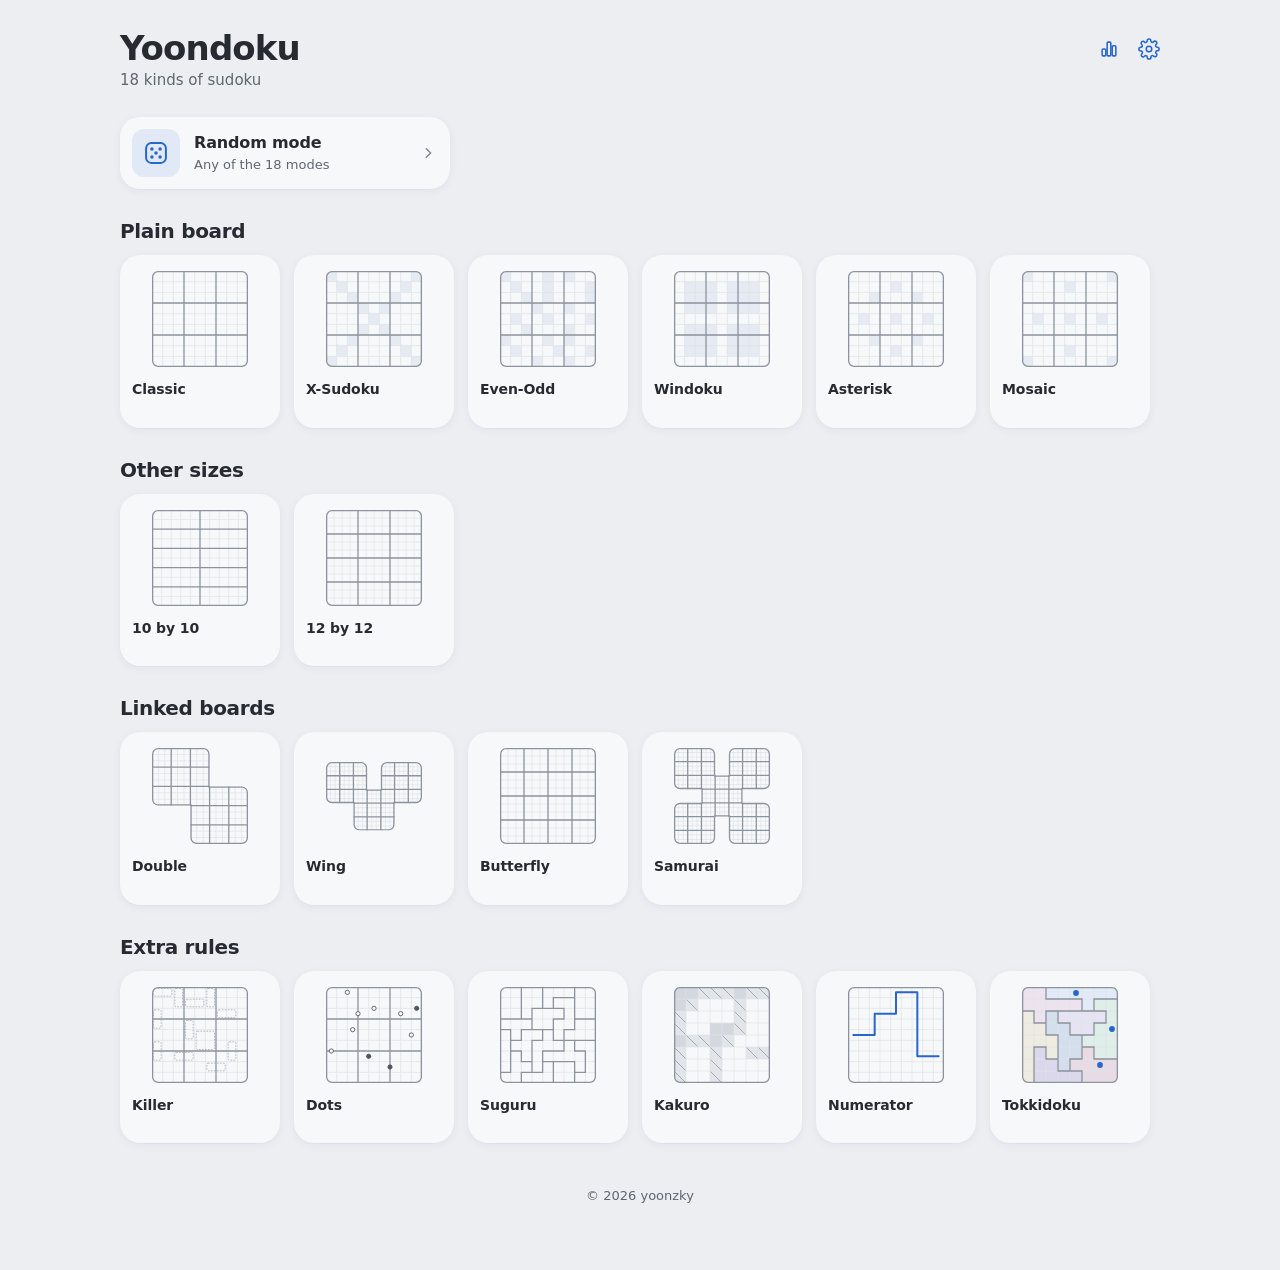
<file: index.html>
<!DOCTYPE html>
<!-- Yoondoku. Copyright (C) 2026 yoonzky. AGPL-3.0, source: https://github.com/yoonzky/yoondoku -->
<html lang="ru">
<head>
<meta charset="UTF-8">
<meta name="viewport" content="width=device-width, initial-scale=1.0, viewport-fit=cover">
<meta name="theme-color" content="#eceef2" id="metaTheme">
<title>Yoondoku</title>
<meta name="author" content="yoonzky">
<meta name="description" content="Yoondoku: sudoku in the browser, eighteen modes, four levels, pencil marks and statistics. No accounts.">
<meta property="og:type" content="website">
<meta property="og:title" content="Yoondoku">
<meta property="og:description" content="Eighteen kinds of sudoku in the browser: four levels, pencil marks and statistics. No accounts.">
<meta property="og:url" content="https://yoonzky.github.io/yoondoku/">
<meta property="og:image" content="https://yoonzky.github.io/yoondoku/icons/icon-512.png">
<meta name="twitter:card" content="summary">
<link rel="manifest" href="manifest.webmanifest">
<link rel="icon" href="icons/icon.svg" type="image/svg+xml">
<link rel="stylesheet" href="css/tokens.css">
<link rel="stylesheet" href="css/base.css">
<link rel="stylesheet" href="css/home.css">
<link rel="stylesheet" href="css/game.css">
</head>
<body>

<main>
<div id="home" class="screen">
  <div class="home">
    <header class="home-head">
      <div class="ttl"><h1 id="homeTitle">Yoondoku</h1><p class="tagline" data-i18n="tagline">18 видов судоку</p></div>
      <div class="tb">
        <button type="button" class="ibtn" id="statsBtn" data-i18n-aria="stats" aria-label="Статистика"><svg class="icon" viewBox="0 0 24 24" aria-hidden="true"><rect x="4.5" y="12" width="4" height="7.5" rx="1.2"/><rect x="10" y="4.5" width="4" height="15" rx="1.2"/><rect x="15.5" y="8.5" width="4" height="11" rx="1.2"/></svg></button>
        <button type="button" class="ibtn" id="setBtn" data-i18n-aria="settings" aria-label="Настройки"><svg class="icon" viewBox="0 0 24 24" aria-hidden="true"><circle cx="12" cy="12" r="3"/><path d="M19.4 15a1.6 1.6 0 0 0 .3 1.8l.1.1a2 2 0 1 1-2.8 2.8l-.1-.1a1.6 1.6 0 0 0-1.8-.3 1.6 1.6 0 0 0-1 1.5V21a2 2 0 1 1-4 0v-.1a1.6 1.6 0 0 0-1-1.5 1.6 1.6 0 0 0-1.8.3l-.1.1a2 2 0 1 1-2.8-2.8l.1-.1a1.6 1.6 0 0 0 .3-1.8 1.6 1.6 0 0 0-1.5-1H3a2 2 0 1 1 0-4h.1a1.6 1.6 0 0 0 1.5-1 1.6 1.6 0 0 0-.3-1.8l-.1-.1a2 2 0 1 1 2.8-2.8l.1.1a1.6 1.6 0 0 0 1.8.3H9a1.6 1.6 0 0 0 1-1.5V3a2 2 0 1 1 4 0v.1a1.6 1.6 0 0 0 1 1.5 1.6 1.6 0 0 0 1.8-.3l.1-.1a2 2 0 1 1 2.8 2.8l-.1.1a1.6 1.6 0 0 0-.3 1.8V9a1.6 1.6 0 0 0 1.5 1H21a2 2 0 1 1 0 4h-.1a1.6 1.6 0 0 0-1.5 1Z"/></svg></button>
      </div>
    </header>
    <section id="contSec" class="hidden">
      <div class="shelf-head"><h2 data-i18n="continue">Продолжить</h2><button type="button" class="link" id="editBtn">Изменить</button></div>
      <div class="shelf" id="contShelf"></div>
    </section>
    <button type="button" class="rnd-card" id="rndBtn"><span class="dice"><svg viewBox="0 0 24 24" aria-hidden="true"><rect x="3.5" y="3.5" width="17" height="17" rx="4.5"/><circle cx="8.5" cy="8.5" r="1.5"/><circle cx="15.5" cy="8.5" r="1.5"/><circle cx="12" cy="12" r="1.5"/><circle cx="8.5" cy="15.5" r="1.5"/><circle cx="15.5" cy="15.5" r="1.5"/></svg></span><span class="info"><b data-i18n="m_random">Случайный режим</b><small id="rndSub"></small></span><svg class="icon chev" viewBox="0 0 24 24" aria-hidden="true"><path d="m9.5 5.5 6.5 6.5-6.5 6.5"/></svg></button>
    <div id="shelves"></div>
    <footer class="site-foot">&copy; 2026 yoonzky</footer>
  </div>
</div>

<div id="game" class="screen game hidden">
  <div class="gbar">
    <button type="button" class="ibtn" id="backBtn" data-i18n-aria="back" aria-label="Режимы"><svg class="icon" viewBox="0 0 24 24" aria-hidden="true"><path d="m15 18-6-6 6-6"/></svg></button>
    <div class="gt"><h1 id="gMode" class="gm">Yoondoku</h1><div class="sub"><small id="gDiff"></small><span class="mist num" id="gMist" role="img"></span></div></div>
    <span class="div"></span>
    <span class="timer num" id="gTime">0:00</span>
    <div class="gr">
      <button type="button" class="ibtn" id="pauseBtn" aria-label="Пауза"></button>
      <button type="button" class="ibtn" id="moreBtn" data-i18n-aria="more" aria-label="Ещё" aria-haspopup="menu"><svg class="icon" viewBox="0 0 24 24" aria-hidden="true"><circle cx="6" cy="12" r="1.1"/><circle cx="12" cy="12" r="1.1"/><circle cx="18" cy="12" r="1.1"/></svg></button>
    </div>
  </div>
  <div class="gstage">
    <div class="bwrap" id="bwrap">
      <div class="board" id="board"></div>
      <div class="cover hidden" id="cover"><div><b data-i18n="pause">Пауза</b><small data-i18n="pauseTap">нажмите, чтобы продолжить</small></div></div>
    </div>
    <aside class="pad hidden" id="pad"></aside>
    <div class="minimap hidden" id="mini" aria-hidden="true"></div>
    <button type="button" class="ibtn zoomfab hidden" id="zoomBtn" data-i18n-aria="zoom" aria-label="Масштаб поля"></button>
  </div>
  <div class="gen hidden" id="gen"><b data-i18n="gen">Раскладываю поле</b><div class="gbarline"><i></i></div><small data-i18n="genCancel"></small></div>
</div>

</main>

<div class="toast" id="toast" role="status" aria-live="polite"></div>

<script src="js/engine/core.js"></script>
<script src="js/engine/grade.js"></script>
<script src="js/engine/modes.js"></script>
<script src="js/engine/numerator.js"></script>
<script src="js/engine/kakuro.js"></script>
<script src="js/engine/tokki.js"></script>
<script src="js/app/i18n.js"></script>
<script src="js/app/store.js"></script>
<script src="js/app/util.js"></script>
<script src="js/app/art.js"></script>
<script src="js/app/sheet.js"></script>
<script src="js/app/board.js"></script>
<script src="js/app/game.js"></script>
<script src="js/app/input.js"></script>
<script src="js/app/home.js"></script>
<script src="js/app/main.js"></script>
</body>
</html>
</file>
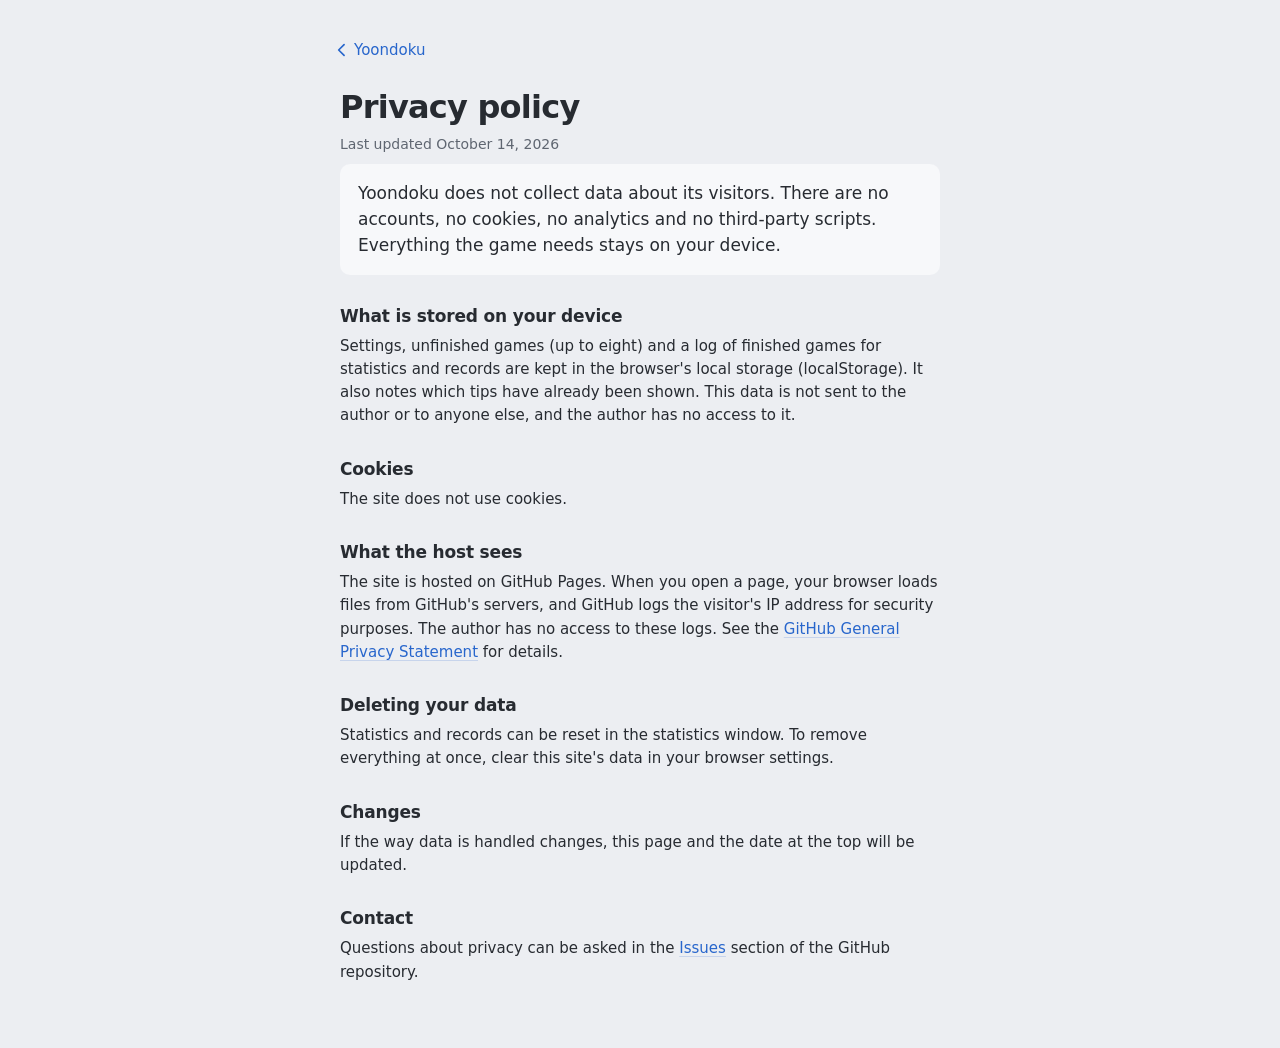
<file: privacy.html>
<!DOCTYPE html>
<!-- Yoondoku. Copyright (C) 2026 yoonzky. AGPL-3.0, source: https://github.com/yoonzky/yoondoku -->
<html lang="ru">
<head>
<meta charset="UTF-8">
<meta name="viewport" content="width=device-width, initial-scale=1.0, viewport-fit=cover">
<meta name="theme-color" content="#eceef2" id="metaTheme">
<title>Yoondoku: политика конфиденциальности</title>
<meta name="description" content="Privacy policy of Yoondoku.">
<link rel="icon" href="icons/icon.svg" type="image/svg+xml">
<link rel="stylesheet" href="css/tokens.css">
<link rel="stylesheet" href="css/base.css">
<link rel="stylesheet" href="css/privacy.css">
<script src="js/privacy.js"></script>
</head>
<body>
<main class="doc">
  <a class="doc-back" href="./"><svg class="icon" viewBox="0 0 24 24" aria-hidden="true"><path d="m14.5 5.5-6.5 6.5 6.5 6.5"/></svg>Yoondoku</a>

  <article lang="ru" id="ru">
    <h1>Политика конфиденциальности</h1>
    <p class="doc-date">Редакция от 14 октября 2026 года</p>
    <p class="doc-lead">Yoondoku не собирает данные о посетителях. Регистрации нет, cookies нет, счётчиков посещаемости и сторонних скриптов нет. Всё, что нужно для игры, хранится только на вашем устройстве.</p>

    <h2>Что хранится на устройстве</h2>
    <p>В локальном хранилище браузера (localStorage) сохраняются настройки, незаконченные партии (не больше восьми) и журнал сыгранных партий для статистики и рекордов. Там же отмечается, какие подсказки уже были показаны. Эти данные не отправляются ни автору сайта, ни третьим лицам, и у автора нет к ним доступа.</p>

    <h2>Cookies</h2>
    <p>Сайт не использует cookies.</p>

    <h2>Что видит хостинг</h2>
    <p>Сайт размещён на GitHub Pages. Когда вы открываете страницу, браузер загружает файлы с серверов GitHub, и GitHub записывает IP-адрес посетителя в журналы в целях безопасности. Автору сайта эти журналы недоступны. Подробнее в <a href="https://docs.github.com/site-policy/privacy-policies/github-general-privacy-statement" target="_blank" rel="noopener">заявлении GitHub о конфиденциальности</a>.</p>

    <h2>Как удалить данные</h2>
    <p>Статистику и рекорды можно сбросить в окне статистики. Чтобы удалить всё сразу, очистите данные этого сайта в настройках браузера.</p>

    <h2>Изменения</h2>
    <p>Если порядок обработки данных изменится, эта страница и дата редакции вверху будут обновлены.</p>

    <h2>Связь</h2>
    <p>Вопросы о конфиденциальности можно задать в разделе <a href="https://github.com/yoonzky/yoondoku/issues" target="_blank" rel="noopener">Issues</a> репозитория на GitHub.</p>
  </article>

  <article lang="en" id="en" hidden>
    <h1>Privacy policy</h1>
    <p class="doc-date">Last updated October 14, 2026</p>
    <p class="doc-lead">Yoondoku does not collect data about its visitors. There are no accounts, no cookies, no analytics and no third-party scripts. Everything the game needs stays on your device.</p>

    <h2>What is stored on your device</h2>
    <p>Settings, unfinished games (up to eight) and a log of finished games for statistics and records are kept in the browser's local storage (localStorage). It also notes which tips have already been shown. This data is not sent to the author or to anyone else, and the author has no access to it.</p>

    <h2>Cookies</h2>
    <p>The site does not use cookies.</p>

    <h2>What the host sees</h2>
    <p>The site is hosted on GitHub Pages. When you open a page, your browser loads files from GitHub's servers, and GitHub logs the visitor's IP address for security purposes. The author has no access to these logs. See the <a href="https://docs.github.com/site-policy/privacy-policies/github-general-privacy-statement" target="_blank" rel="noopener">GitHub General Privacy Statement</a> for details.</p>

    <h2>Deleting your data</h2>
    <p>Statistics and records can be reset in the statistics window. To remove everything at once, clear this site's data in your browser settings.</p>

    <h2>Changes</h2>
    <p>If the way data is handled changes, this page and the date at the top will be updated.</p>

    <h2>Contact</h2>
    <p>Questions about privacy can be asked in the <a href="https://github.com/yoonzky/yoondoku/issues" target="_blank" rel="noopener">Issues</a> section of the GitHub repository.</p>
  </article>
</main>
</body>
</html>
</file>
<file: css/tokens.css>
/* Copyright (C) 2026 yoonzky. AGPL-3.0, see LICENSE */
/* system faces: SF on a Mac and iPhone, Segoe UI on Windows */
:root{
  --font:'Segoe UI Variable Text',system-ui,'Segoe UI',sans-serif;
  --font-disp:'Segoe UI Variable Display',system-ui,'Segoe UI',sans-serif;
  --r-tile:20px; --r-ctl:10px; --r-key:12px;
  --gutter:20px;
}
/* no pure white or black: soft contrast is carried by the text colour */
:root{
  color-scheme:light;
  --bg:#eceef2; --surface:#f7f8fa; --surface-2:#e3e6eb; --raise:#fbfbfc;
  --text:#272b31; --text-2:#5f6671; --text-3:#80868f;
  --sep:rgba(50,62,85,.12); --cell-line:#dfe2e7; --rule:#8d939d;
  --accent:#2866cc; --accent-ink:#1f58b3; --digit:#235dbd; --on-accent:#f4f7fc;
  --tint:rgba(40,102,204,.10); --tint-2:rgba(40,102,204,.19); --sel:rgba(40,102,204,.24);
  --peer:rgba(55,75,115,.05); --red:#ad3a34; --red-tint:rgba(196,70,62,.12);
  --hover:rgba(40,55,85,.05); --press:rgba(40,55,85,.1);
  --row-hover:var(--hover); --row-press:var(--press);
  --fill:#e3e6eb; --fill-ink:#5f6671; --thumb:#fbfbfc; --knob:#fbfbfc;
  --glass:rgba(247,248,250,.76); --scrim:rgba(30,36,48,.26);
  --shadow-1:0 .5px 1px rgba(25,35,55,.05),0 2px 10px rgba(25,35,55,.05);
  --shadow-2:0 1px 2px rgba(25,35,55,.06),0 14px 40px rgba(25,35,55,.12);
  --shadow-h:0 1px 2px rgba(25,35,55,.06),0 8px 24px rgba(25,35,55,.1);
  --key-shadow:0 .5px 0 rgba(25,35,55,.14),0 1px 4px rgba(25,35,55,.05);
  --zone:#e5eaf3; --zone-edge:#c3cee2; --kk:#e2e5ea; --kk-block:#d3d7de;
  --cage:#a2a8b2; --dot:#4f5560;
  --z1:#e1eaf6; --z2:#ede3ee; --z3:#e6e4f3; --z4:#dfeee9; --z5:#eeebe0;
  --z6:#d4dfee; --z7:#e9dbe5; --z8:#dcd8ec; --z9:#d3e6de; --z10:#e6e1d3;
  --face-nz:#3d5fd6; --face-mj:#2f74bd; --face-hn:#b8487c;
  --face-hr:#2f8a5a; --face-hi:#6f50b8; --face-dn:#9c7a1f; --clover:#a9b0ba;
}
:root[data-theme=dark]{
  color-scheme:dark;
  --bg:#131417; --surface:#1c1e22; --surface-2:#272a2f; --raise:#25282c;
  --text:#d4d7dd; --text-2:#959ba5; --text-3:#777d87;
  --sep:rgba(210,220,240,.09); --cell-line:#2c2f35; --rule:#5d636d;
  --accent:#5f9cee; --accent-ink:#86b4f3; --digit:#6aa3f0; --on-accent:#10161f;
  --tint:rgba(95,156,238,.13); --tint-2:rgba(95,156,238,.24); --sel:rgba(95,156,238,.3);
  --peer:rgba(200,212,235,.04); --red:#de746c; --red-tint:rgba(222,116,108,.15);
  --hover:rgba(210,220,240,.05); --press:rgba(210,220,240,.1);
  --row-hover:rgba(210,220,240,.1); --row-press:rgba(210,220,240,.16);
  --fill:rgba(205,215,235,.1); --fill-ink:#a7adb6; --thumb:#46494f; --knob:#c6cad1;
  --glass:rgba(32,34,38,.74); --scrim:rgba(0,0,0,.5);
  --shadow-1:0 .5px 1px rgba(0,0,0,.3),0 2px 10px rgba(0,0,0,.2);
  --shadow-2:0 1px 2px rgba(0,0,0,.3),0 14px 40px rgba(0,0,0,.42);
  --shadow-h:0 1px 2px rgba(0,0,0,.3),0 8px 24px rgba(0,0,0,.36);
  --key-shadow:0 .5px 0 rgba(0,0,0,.5),0 1px 4px rgba(0,0,0,.25);
  --zone:#222a36; --zone-edge:#34425a; --kk:#24272c; --kk-block:#17181b;
  --cage:#646a74; --dot:#b9bec7;
  --z1:#21304a; --z2:#352a38; --z3:#2d2c44; --z4:#1c3433; --z5:#322f27;
  --z6:#1d283b; --z7:#302430; --z8:#282639; --z9:#1a2c2d; --z10:#2b2822;
  --face-nz:#8aa2f2; --face-mj:#7cb2e6; --face-hn:#e391b6;
  --face-hr:#77c79c; --face-hi:#ae97ea; --face-dn:#d6b85e; --clover:#5d636d;
}
@media (prefers-contrast:more){
  :root{--text-2:#4c525c; --fill-ink:#4c525c; --rule:#6c727c; --sep:rgba(50,62,85,.24)}
  :root[data-theme=dark]{--text-2:#b4b9c2; --fill-ink:#b4b9c2; --rule:#7c828c; --sep:rgba(210,220,240,.2)}
}
</file>
<file: css/base.css>
/* Copyright (C) 2026 yoonzky. AGPL-3.0, see LICENSE */
*{box-sizing:border-box;margin:0;padding:0}
html{-webkit-text-size-adjust:100%;text-size-adjust:100%}
html,body{height:100%}
body{background:var(--bg);color:var(--text);font:15px/1.4 var(--font);-webkit-font-smoothing:antialiased;-moz-osx-font-smoothing:grayscale;
  -webkit-tap-highlight-color:transparent;overscroll-behavior:none}
button{font:inherit;color:inherit;background:none;border:0;cursor:pointer;touch-action:manipulation}
button:disabled{cursor:default}
:focus-visible{outline:2px solid var(--accent);outline-offset:2px}
svg{display:block}
.hidden{display:none !important}
.num{font-variant-numeric:tabular-nums}
.screen{min-height:100%}

.icon{width:22px;height:22px;stroke:currentColor;fill:none;stroke-width:1.7;stroke-linecap:round;stroke-linejoin:round;flex:none}
.ibtn{width:38px;height:38px;display:grid;place-items:center;border-radius:50%;color:var(--accent);transition:background-color .12s}
.ibtn:active{background:var(--tint)}
@media (hover:hover){ .ibtn:hover{background:var(--tint)} }

/* segmented control */
.seg{display:flex;background:var(--fill);border-radius:9px;padding:2px;gap:2px}
.seg button{flex:1;min-height:30px;border-radius:7px;font-size:13px;font-weight:500;color:var(--fill-ink);white-space:nowrap;padding:0 10px;transition:color .12s}
.seg button:focus-visible{outline-offset:0}
@media (hover:hover){ .seg button:hover:not(.on){color:var(--text)} }
.seg button:active:not(.on){color:var(--text-3)}
.seg button.on{background:var(--thumb);color:var(--text);box-shadow:0 .5px 1.5px rgba(20,30,50,.12),0 2px 6px rgba(20,30,50,.06)}

.btn{height:46px;padding:0 22px;border-radius:12px;background:var(--accent);color:var(--on-accent);font-weight:600;font-size:16px;letter-spacing:-.01em;transition:transform .1s ease-out}
.btn:active{transform:scale(.97)}
@media (hover:hover){ .btn:hover{background-image:linear-gradient(var(--hover),var(--hover))} }
.btn.soft{background:var(--tint);color:var(--accent-ink)}
.btn.plain{background:var(--surface-2);color:var(--text)}
.link{color:var(--accent);font-size:15px;transition:color .12s}
@media (hover:hover){ .link:hover{color:var(--accent-ink)} }

/* switch */
.sw{position:relative;width:46px;height:28px;flex:none}
.sw input{position:absolute;inset:0;opacity:0;margin:0;cursor:pointer}
.sw i{position:absolute;inset:0;border-radius:14px;background:var(--fill);transition:background-color .2s;pointer-events:none}
.sw i::after{content:'';position:absolute;left:2px;top:2px;width:24px;height:24px;border-radius:12px;background:var(--knob);box-shadow:0 1px 3px rgba(20,30,50,.2);transition:transform .22s cubic-bezier(.3,.7,.3,1)}
.sw input:checked+i{background:var(--accent)}
.sw input:checked+i::after{transform:translateX(18px)}
.sw input:focus-visible+i{outline:2px solid var(--accent);outline-offset:2px}
.sw input:disabled+i{opacity:.45}

/* grouped list, as in settings */
.list{background:var(--surface);border-radius:12px}
.li{display:flex;align-items:center;gap:12px;min-height:48px;padding:8px 14px 8px 16px;position:relative;font-size:15px;width:100%;text-align:left}
.li+.li::before{content:'';position:absolute;left:16px;right:0;top:0;border-top:.5px solid var(--sep)}
.li .meta{margin-left:auto;font-size:14px;color:var(--text-2);white-space:nowrap}
.li .tx{display:flex;flex-direction:column;gap:2px;min-width:0}
.li .tx small{font-size:13px;color:var(--text-2);line-height:1.35}
.lcap{font-size:13px;color:var(--text-2);margin:22px 16px 7px}
a.li{color:inherit;text-decoration:none;transition:background-color .12s}
a.li:first-child{border-radius:12px 12px 0 0}
a.li:last-child{border-radius:0 0 12px 12px}
a.li:only-child{border-radius:12px}
a.li:focus-visible{outline-offset:-2px}
@media (hover:hover){ a.li:hover{background:var(--row-hover)} }
a.li:active{background:var(--row-press)}
.li .chev{width:14px;height:14px;color:var(--text-3);stroke-width:2.4;margin-left:-4px}

/* sheets: a centred card on a wide screen, a bottom sheet on a phone */
.scrim{position:fixed;inset:0;background:var(--scrim);opacity:0;z-index:40}
.sheet:focus,.alert:focus{outline:none}
.sheet{position:fixed;z-index:41;left:50%;top:50%;width:min(820px,calc(100vw - 48px));max-height:calc(100dvh - 64px);
  background:var(--raise);border-radius:24px;box-shadow:var(--shadow-2);overflow:hidden;display:flex;flex-direction:column;
  transform-origin:0 0;will-change:transform}
.sheet .sh-body{overflow:auto;overscroll-behavior:contain;padding:28px 30px 30px;flex:1}
.sheet .sh-x{position:absolute;top:14px;right:14px;width:30px;height:30px;border-radius:15px;background:var(--fill);display:grid;place-items:center;color:var(--text-2);z-index:2;transition:color .12s}
.sheet .sh-x:active{background-image:linear-gradient(var(--press),var(--press))}
@media (hover:hover){ .sheet .sh-x:hover{color:var(--text)} }
.sheet .sh-x .icon{width:16px;height:16px;stroke-width:2.2}
.sheet .grab{display:none}
.sheet h1{font:700 28px/1.08 var(--font-disp);letter-spacing:-.022em}
.sheet .sh-title{font:600 17px/1.2 var(--font);letter-spacing:-.01em;text-align:center;margin:-8px 0 6px}
.sheet.narrow{width:min(520px,calc(100vw - 48px))}
@media (max-width:640px){
  .sheet,.sheet.narrow{left:0;right:0;top:auto;bottom:0;width:100%;max-height:calc(100dvh - 44px);border-radius:22px 22px 0 0}
  .sheet .sh-body{padding:8px 20px calc(24px + env(safe-area-inset-bottom))}
  .sheet .grab{display:block;height:22px;flex:none;touch-action:none;cursor:grab;position:relative}
  .sheet .grab::after{content:'';position:absolute;left:50%;top:8px;width:36px;height:5px;margin-left:-18px;border-radius:3px;background:var(--rule);opacity:.45}
  .sheet .sh-x{top:10px;right:12px}
}

/* small menu next to its button */
.menu{position:fixed;z-index:45;min-width:220px;padding:6px;border-radius:14px;background:var(--raise);box-shadow:var(--shadow-2);transform-origin:top right}
.menu button{display:flex;align-items:center;gap:12px;width:100%;height:42px;padding:0 12px;border-radius:8px;font-size:15px;text-align:left}
.menu button:focus-visible{outline-offset:-2px}
.menu button .icon{width:20px;height:20px;color:var(--text-2)}
@media (hover:hover){ .menu button:hover{background:var(--hover)} }
.menu button:active{background:var(--tint)}
.menu .kb{margin-left:auto;font-size:12px;color:var(--text-2)}
@media (hover:none){ .menu .kb{display:none} }

.toast{position:fixed;left:50%;bottom:calc(28px + env(safe-area-inset-bottom));transform:translate(-50%,12px);z-index:60;max-width:min(440px,calc(100vw - 32px));
  padding:11px 16px;border-radius:14px;background:var(--glass);-webkit-backdrop-filter:blur(24px) saturate(160%);backdrop-filter:blur(24px) saturate(160%);
  box-shadow:var(--shadow-2);font-size:14px;line-height:1.35;text-align:center;opacity:0;pointer-events:none;transition:opacity .2s,transform .3s cubic-bezier(.3,.7,.3,1)}
.toast.on{opacity:1;transform:translate(-50%,0)}

kbd{display:inline-grid;place-items:center;min-width:24px;height:24px;padding:0 6px;border-radius:6px;background:var(--fill);font:500 12px/1 var(--font);color:var(--text-2)}

@media (prefers-reduced-transparency:reduce){
  .toast{background:var(--raise);-webkit-backdrop-filter:none;backdrop-filter:none}
}

/* alert in the middle of the screen */
.alert-bg{position:fixed;inset:0;z-index:70;background:var(--scrim);display:grid;place-items:center;padding:24px;opacity:0;transition:opacity .16s}
.alert-bg.on{opacity:1}
.alert{width:min(300px,100%);background:var(--raise);border-radius:16px;box-shadow:var(--shadow-2);overflow:hidden;text-align:center;transform:scale(1.06);transition:transform .22s cubic-bezier(.3,.7,.3,1)}
.alert-bg.on .alert{transform:none}
.alert b{display:block;font-size:17px;font-weight:600;padding:20px 18px 0;letter-spacing:-.01em}
.alert p{font-size:14px;line-height:1.4;color:var(--text-2);padding:8px 18px 18px}
.alert b+p{padding-top:6px}
.alert b.solo{padding:22px 18px 21px;line-height:1.3}
.alert .acts{display:flex;border-top:.5px solid var(--sep)}
.alert .acts button{flex:1;min-width:0;height:46px;padding:0 10px;font-size:16px;color:var(--accent);white-space:nowrap;transition:background-color .12s}
.alert .acts.stack{flex-direction:column-reverse}
.alert .acts.stack button{flex:none}
.alert .acts.stack button+button{border-left:0;border-bottom:.5px solid var(--sep)}
.alert .acts button:focus-visible{outline-offset:-2px}
@media (hover:hover){ .alert .acts button:hover{background:var(--hover)} }
.alert .acts button:active{background:var(--press)}
.alert .acts button+button{border-left:.5px solid var(--sep)}
.alert .acts .strong{font-weight:600}
.alert .acts .danger{color:var(--red);font-weight:600}
@media (prefers-reduced-motion:reduce){ .alert{transform:none} }

/* a finger needs 44 px; small controls keep their look and grow their hit area */
@media (pointer:coarse){
  .ibtn{width:44px;height:44px}
  .seg button{min-height:36px}
  .sheet .sh-x::before,.cont .del::before{content:'';position:absolute;inset:-8px}
  .link{padding:11px 0}
  .shelf-head .link{margin:-11px 0}
  .pool-bar .link{padding:12px 4px}
}
</file>
<file: css/home.css>
/* Copyright (C) 2026 yoonzky. AGPL-3.0, see LICENSE */
.home{max-width:1120px;margin:0 auto;padding:30px 40px 64px}
.home-head{display:flex;align-items:flex-start;justify-content:space-between;gap:12px;min-height:44px}
.home-head h1{font:700 34px/1.1 var(--font-disp);letter-spacing:-.026em}
.home-head .tagline{font-size:15px;color:var(--text-2);margin-top:3px}
.home-head .tb{display:flex;gap:2px;margin-right:-8px}

.shelf-head{display:flex;align-items:baseline;justify-content:space-between;margin:30px 0 12px}
.shelf-head h2{font:650 20px/1.2 var(--font-disp);letter-spacing:-.016em}
.shelf-head .link{font-size:15px;padding:4px 0}
/* room for the shadows: the shelf scrolls, so it cannot let them spill */
.shelf{display:flex;gap:14px;overflow-x:auto;scrollbar-width:none;scroll-snap-type:x mandatory;margin:-12px -16px;padding:12px 16px;scroll-padding:0 16px}
.shelf::-webkit-scrollbar{display:none}
.shelf>*{scroll-snap-align:start;flex:none}

.cont{position:relative;display:flex;gap:16px;align-items:center;width:330px;padding:14px;background:var(--surface);border-radius:var(--r-tile);box-shadow:var(--shadow-1);text-align:left;transition:transform .2s ease-out,box-shadow .2s ease-out}
.cont:active{transform:scale(.98)}
.cont .mini{width:96px;height:96px;flex:none;display:grid;place-items:center}
.cont .info{display:flex;flex-direction:column;gap:3px;flex:1;min-width:0}
.cont b{font-size:16px;font-weight:600;letter-spacing:-.01em;white-space:nowrap;overflow:hidden;text-overflow:ellipsis}
.cont small{font-size:13px;color:var(--text-2)}
.cont .bar{height:4px;border-radius:2px;background:var(--surface-2);margin-top:10px;overflow:hidden}
.cont .bar i{display:block;height:100%;background:var(--accent);border-radius:2px}
.cont .t{font-size:13px;color:var(--text-2);margin-top:6px}
.cont .del{position:absolute;top:-7px;left:-7px;width:26px;height:26px;border-radius:13px;background:var(--text-2);color:var(--surface);display:grid;place-items:center;box-shadow:var(--shadow-1)}
.cont .del .icon{width:14px;height:14px;stroke-width:2.6}
.cont .del:active{transform:scale(.96)}
@media (hover:hover){ .cont .del:hover{background:var(--text)} }
.editing .cont:active{transform:none}

.tile{width:160px;padding:12px;background:var(--surface);border-radius:var(--r-tile);box-shadow:var(--shadow-1);display:flex;flex-direction:column;align-items:stretch;gap:10px;text-align:left;transition:transform .2s ease-out,box-shadow .2s ease-out}
.tile:active{transform:scale(.97)}
/* cards rise under the pointer */
@media (hover:hover){
  .tile:hover,.cont:hover,.rnd-card:hover{transform:translateY(-2px);box-shadow:var(--shadow-h)}
  .tile:hover:active{transform:scale(.97)}
  .cont:hover:active,.rnd-card:hover:active{transform:scale(.98)}
  .editing .cont:hover{transform:none;box-shadow:var(--shadow-1)}
}
@media (prefers-reduced-motion:reduce){ .tile:hover,.cont:hover,.rnd-card:hover{transform:none} }

.site-foot{display:flex;justify-content:center;gap:14px;margin-top:44px;font-size:13px;color:var(--text-2)}

/* random mode, a card of its own */
.rnd-card{display:flex;align-items:center;gap:14px;width:330px;margin-top:26px;padding:12px 14px 12px 12px;background:var(--surface);border-radius:var(--r-tile);box-shadow:var(--shadow-1);text-align:left;transition:transform .2s ease-out,box-shadow .2s ease-out}
.rnd-card:active{transform:scale(.98)}
.rnd-card .dice{width:48px;height:48px;flex:none;border-radius:12px;background:var(--tint);color:var(--accent);display:grid;place-items:center}
.rnd-card .dice svg{width:28px;height:28px;fill:none;stroke:currentColor;stroke-width:1.7}
.rnd-card .dice circle{fill:currentColor;stroke:none}
.rnd-card .info{display:flex;flex-direction:column;gap:2px;min-width:0;flex:1}
.rnd-card b{font-size:16px;font-weight:600;letter-spacing:-.01em}
.rnd-card small{font-size:13px;color:var(--text-2)}
.rnd-card .chev{width:16px;height:16px;color:var(--text-3);stroke-width:2.2}
.tile .art{height:104px;display:grid;place-items:center}
.tile .art svg{max-height:100%}
.tile b{font-size:14px;font-weight:600;letter-spacing:-.006em;line-height:1.25}
.tile small{font-size:12px;color:var(--text-2);margin-top:-8px;min-height:15px}

/* mode card opened from a tile */
.msheet{display:grid;grid-template-columns:auto minmax(0,1fr);gap:34px;align-items:start}
.msheet .art{display:grid;place-items:center;width:var(--art);min-height:var(--art)}
.msheet .grp{font-size:13px;color:var(--text-2);margin-top:7px}
.msheet p{font-size:15px;line-height:1.5;color:var(--text-2);margin-top:14px}
.msheet .tag{font-size:13px;color:var(--text-2);margin-top:8px;font-style:italic}
.levels{margin-top:18px}
.lv{display:flex;align-items:center;min-height:48px;position:relative;font-size:15px;width:100%;text-align:left;gap:10px}
/* row highlight reaches past the text, as in a list */
.lv::after{content:'';position:absolute;inset:2px -10px;border-radius:10px;background:var(--hover);opacity:0;z-index:-1;pointer-events:none;transition:opacity .12s}
.lv:active::after{opacity:1;background:var(--press)}
.lv:focus-visible{outline:none}
.lv:focus-visible::after{opacity:1;background:none;box-shadow:inset 0 0 0 2px var(--accent)}
@media (hover:hover){ .lv:hover::after{opacity:1} }
.lv+.lv::before{content:'';position:absolute;left:0;right:0;top:0;border-top:.5px solid var(--sep)}
.lv .meta{margin-left:auto;font-size:14px;color:var(--text-2);white-space:nowrap}
.lv .go{height:30px;padding:0 15px;border-radius:15px;background:var(--tint);color:var(--accent-ink);display:grid;place-items:center;flex:none;font-size:14px;font-weight:600;letter-spacing:-.01em;transition:background-color .12s}
.lv:active .go{background:var(--tint-2)}
.lv:disabled::after{display:none}
.lv:disabled .go{background:var(--fill);color:var(--text-3)}
.lv .cont-dot{font-size:12px;color:var(--accent);white-space:nowrap}

.msheet.rnd{grid-template-columns:minmax(0,1fr) minmax(0,1fr)}
.pool-wrap{width:100%}
.pool{display:grid;grid-template-columns:repeat(3,minmax(0,1fr));gap:6px;margin-top:10px}
.pool button{display:flex;flex-direction:column;align-items:center;gap:5px;padding:9px 4px 8px;border-radius:12px;background:var(--surface);font-size:11.5px;color:var(--text-2);position:relative;transition:background-color .15s,color .15s}
.pool button svg{opacity:.45;transition:opacity .15s}
.pool button>svg{height:40px}
.pool button.on{background:var(--tint);color:var(--text)}
@media (hover:hover){ .pool button:hover{background-image:linear-gradient(var(--hover),var(--hover))} }
.pool button:active{background-image:linear-gradient(var(--press),var(--press))}
.pool button.on svg{opacity:1}
.pool button .ck{position:absolute;top:6px;right:6px;width:16px;height:16px;border-radius:8px;display:grid;place-items:center;color:var(--accent);opacity:0}
.pool button.on .ck{opacity:1}
.pool button .ck .icon{width:12px;height:12px;stroke-width:2.8}
.pool-bar{display:flex;align-items:center;justify-content:space-between;font-size:13px;color:var(--text-2);min-height:28px}
.pool-bar div{display:flex;gap:16px}

@media (max-width:640px){
  .home{padding:12px 0 calc(40px + env(safe-area-inset-bottom))}
  .home-head{padding:0 12px 0 20px}
  .home-head h1{font-size:32px}
  .shelf-head{margin:24px 20px 10px}
  .shelf{margin:-12px 0;padding:12px 20px;scroll-padding:0 20px;gap:12px}
  .cont{width:min(300px,calc(100vw - 72px))}
  .tile{width:140px}
  .rnd-card{margin:22px 20px 0;width:calc(100% - 40px)}
  .tile .art{height:92px}
  .cont .mini svg{width:100%;height:auto}
  .msheet,.msheet.rnd{grid-template-columns:1fr;gap:18px}
  .msheet.rnd .pool-wrap{order:2}
  .msheet .art{margin:0 auto;width:auto}
  .msheet h1{font-size:26px}
}

/* statistics */
.stats .empty{text-align:center;color:var(--text-2);font-size:15px;padding:40px 0 30px}
.st-sum{display:grid;grid-template-columns:repeat(3,1fr);gap:8px;margin-top:18px}
.st-sum div{background:var(--surface);border-radius:12px;padding:12px 14px;display:flex;flex-direction:column;gap:2px}
.st-sum b{font:650 22px/1.1 var(--font-disp);letter-spacing:-.02em}
.st-sum span{font-size:12.5px;color:var(--text-2)}
.st-table{margin-top:18px;background:var(--surface);border-radius:12px;padding:4px 0 8px}
.st-row{display:grid;grid-template-columns:minmax(0,2.2fr) repeat(4,minmax(0,1fr));align-items:center;gap:6px;padding:7px 14px;font-size:14px}
.st-row>span:not(.nm){text-align:right;display:flex;flex-direction:column;align-items:flex-end;line-height:1.15}
.st-row small{font-size:11px;color:var(--text-2)}
.st-row .nm{display:flex;align-items:center;gap:9px;min-width:0;white-space:nowrap;overflow:hidden;text-overflow:ellipsis}
.st-row .nm svg{flex:none}
.st-hd{font-size:12px;color:var(--text-2);padding-top:10px}
.st-cap{font-size:12px;font-weight:600;color:var(--text-2);padding:12px 14px 2px}
.link.danger{color:var(--red);display:block;margin:20px auto 4px}
.sheet .tabs{max-width:360px;margin-left:auto;margin-right:auto}
@media (max-width:640px){
  .st-row{grid-template-columns:minmax(96px,1fr) repeat(4,minmax(0,1fr));gap:4px;padding:7px 10px;font-size:13px}
  .st-row .nm svg{display:none}
  .st-row .nm{white-space:normal;line-height:1.2}
  .st-hd{font-size:10.5px}
}
@media (max-width:360px){
  .lv .cont-dot{font-size:0;width:6px;height:6px;border-radius:3px;background:var(--accent);flex:none}
  .cont{gap:12px;padding:12px}
  .cont .mini{width:76px;height:76px}
  .cont b{font-size:15px}
}
@media (pointer:coarse){
  .shelf-head .link{padding:11px 0;margin:-11px 0}
  .pool-bar .link{padding:12px 8px}
}
</file>
<file: css/game.css>
/* Copyright (C) 2026 yoonzky. AGPL-3.0, see LICENSE */
.game{height:100dvh;overflow:hidden;position:relative}

/* the bar floats over the board area as a capsule */
.gbar{position:absolute;left:50%;top:16px;transform:translateX(-50%);z-index:5;display:flex;align-items:center;gap:4px;height:48px;padding:0 6px;border-radius:24px;
  background:var(--glass);-webkit-backdrop-filter:blur(24px) saturate(160%);backdrop-filter:blur(24px) saturate(160%);box-shadow:var(--shadow-2);white-space:nowrap}
.gbar .gt{display:flex;align-items:baseline;gap:7px;padding:0 6px;min-width:0}
.gbar .gt .gm{font-size:15px;font-weight:600;letter-spacing:-.008em;overflow:hidden;text-overflow:ellipsis;white-space:nowrap;margin:0}
.gbar .gt small{font-size:13px;color:var(--text-2)}
.gbar .sub{display:flex;align-items:center;gap:8px}
.gbar .div{width:.5px;height:22px;background:var(--sep);margin:0 6px}
.gbar .timer{font-size:15px;color:var(--text-2);min-width:44px;text-align:right;padding-right:2px}
.gbar .gr{display:flex;align-items:center;gap:4px}
.mist{font-size:13px;color:var(--text-2);white-space:nowrap}
.mist b{font-weight:500}
.mist.on b{color:var(--red)}

.gstage{position:absolute;inset:0;display:flex;align-items:center;justify-content:center;gap:40px;padding:80px 32px 28px}
.bwrap{position:relative;flex:none}

/* board: fills underneath, cells for content and hits, rules on top */
.board{position:relative;flex:none;width:calc(var(--cs)*var(--w));height:calc(var(--cs)*var(--h));touch-action:none;-webkit-user-select:none;user-select:none;outline:none;transform:translateZ(0)}
.board.full{border-radius:var(--br);overflow:hidden}
.board.full::after{content:'';position:absolute;inset:0;border-radius:inherit;box-shadow:inset 0 0 0 var(--kw) var(--rule);pointer-events:none;z-index:4}
.board .under,.board .over{position:absolute;inset:0;width:100%;height:100%;pointer-events:none;overflow:visible}
.board .over{z-index:3}
.board .cells{position:absolute;inset:0;display:grid;grid-template-columns:repeat(var(--w),1fr);grid-template-rows:repeat(var(--h),1fr);z-index:1}
.cells .row{display:contents}
.c{position:relative;display:grid;place-items:center;font-family:var(--font-disp);line-height:1;transition:background-color .12s}
.c.pe{background:var(--peer)}
.c.sm{background:var(--tint)}
.c.ms{background:var(--tint-2)}
.c.err{background:var(--red-tint)}
/* chrome thickens the system face at 510 to 530 */
.c .v{font-size:calc(var(--cs)*.58);font-weight:480;color:var(--digit);letter-spacing:-.01em}
.c.g .v{color:var(--text)}
.c.err .v{color:var(--red)}
/* two figures: proportional and tight, so 10 to 12 and the numerator fit one cell */
.c .v.d2{font-size:calc(var(--cs)*.46);letter-spacing:-.045em;font-variant-numeric:proportional-nums}
.c .nt{position:absolute;inset:5% 7%;display:grid;grid-template-columns:repeat(var(--nc),1fr);grid-template-rows:repeat(var(--nr),1fr);
  font-size:calc(var(--cs)*.205);font-weight:500;color:var(--text-2);text-align:center;align-items:center}
.c.anc .nt{inset:31% 7% 3%}
.c .nt.wide{grid-template-columns:repeat(3,1fr);grid-template-rows:repeat(2,1fr);font-size:calc(var(--cs)*.19);letter-spacing:-.03em}
.c .nt .hl,.c .md.hl{color:var(--accent-ink);font-weight:650}
.c .md{font-size:calc(var(--cs)*.24);font-weight:500;color:var(--text-2);letter-spacing:-.02em;text-align:center;line-height:1.05;padding:0 4%}
.c .md.tight{font-size:calc(var(--cs)*.19)}
.c .md b{display:block;font-weight:inherit}
.c .face,.c .clover{position:absolute;left:50%;top:50%;transform:translate(-50%,-50%)}
.c .face{width:72%;height:72%;fill:none;stroke-width:1.4;stroke-linecap:round;stroke-linejoin:round}
.c .face.f0{stroke:var(--face-nz)} .c .face.f1{stroke:var(--face-mj)} .c .face.f2{stroke:var(--face-hn)}
.c .face.f3{stroke:var(--face-hr)} .c .face.f4{stroke:var(--face-hi)} .c .face.f5{stroke:var(--face-dn)}
.c.err .face{stroke:var(--red)}
.c .clover{width:34%;height:34%;fill:var(--clover)}
.c.pop .v,.c.pop .face{animation:pop .22s cubic-bezier(.3,.7,.3,1)}
@keyframes pop{from{transform:scale(.82);opacity:.4}}
.c.pop .face{animation-name:popf}
@keyframes popf{from{transform:translate(-50%,-50%) scale(.8);opacity:.4}}

.selbox{position:absolute;z-index:0;pointer-events:none;background:var(--sel);transition:left .09s ease-out,top .09s ease-out}
.selbox.err{background:var(--red-tint)}

.cover{position:absolute;inset:-1px;z-index:6;border-radius:var(--br,0);display:grid;place-items:center;text-align:center;cursor:pointer;
  background:var(--glass);-webkit-backdrop-filter:blur(16px);backdrop-filter:blur(16px)}
.cover b{display:block;font:650 22px/1.2 var(--font-disp);letter-spacing:-.016em}
.cover small{display:block;font-size:14px;color:var(--text-2);margin-top:6px}

/* pad: a floating card beside the board, a tray under it on a phone */
.pad{width:324px;flex:none;padding:16px;border-radius:22px;background:var(--glass);-webkit-backdrop-filter:blur(24px) saturate(150%);backdrop-filter:blur(24px) saturate(150%);
  box-shadow:var(--shadow-2);display:flex;flex-direction:column;gap:16px}
.modes{display:flex;gap:8px}
.modes button{flex:1;height:52px;border-radius:12px;display:flex;flex-direction:column;align-items:center;justify-content:center;gap:3px;font-size:11.5px;color:var(--text-2);background:var(--surface-2);transition:background-color .12s,color .12s}
.modes button .gl{height:20px;display:grid;place-items:center;color:var(--text)}
.modes button .gl svg{width:20px;height:20px}
@media (hover:hover){ .modes button:hover{background-image:linear-gradient(var(--hover),var(--hover))} }
.modes button:active{background-image:linear-gradient(var(--press),var(--press))}
.modes button.on{background:var(--tint-2);color:var(--accent-ink)}
.modes button.on .gl{color:var(--accent-ink)}
.keys{display:grid;grid-template-columns:repeat(3,1fr);gap:8px}
.key{position:relative;height:68px;border-radius:var(--r-key);background:var(--raise);box-shadow:var(--key-shadow);display:flex;flex-direction:column;align-items:center;justify-content:center;
  font:400 28px/1 var(--font-disp);letter-spacing:-.01em;transition:transform .08s ease-out,background-color .12s}
.key small{font:500 11px/1 var(--font);color:var(--text-2);margin-top:5px;min-height:11px}
.key.d2{font-size:24px;letter-spacing:-.04em}
@media (hover:hover){ .key:active{transform:scale(.96)} }
@media (hover:hover){ .key:hover:not(.done){background-image:linear-gradient(var(--hover),var(--hover))} }
.key:active:not(.done){background-image:linear-gradient(var(--press),var(--press))}
.key.done{color:var(--text-3);box-shadow:none;background:transparent}
.key.hl{background:var(--tint-2);color:var(--accent-ink);box-shadow:none}
.key.blank{visibility:hidden}
.mode-note .key,.mode-mid .key{font-size:21px;color:var(--text-2)}
.tools{display:flex;justify-content:space-around}
.tool{display:flex;flex-direction:column;align-items:center;gap:4px;font-size:11px;color:var(--text-2);min-width:56px;padding:4px 0;border-radius:10px}
.tool .icon{color:var(--text)}
.tool:disabled{opacity:.4}
.tool{transition:background-color .12s}
@media (hover:hover){ .tool:hover:not(:disabled){background:var(--hover)} }
.tool:active:not(:disabled){background:var(--tint)}

body.paused .pad{opacity:.45;pointer-events:none;transition:opacity .2s}
/* result in place of the pad */
.result{display:flex;flex-direction:column;align-items:stretch;gap:4px;padding:6px 4px 0}
.result .r-cap{font-size:13px;color:var(--text-2)}
.result .r-head{font-size:15px;font-weight:600;color:var(--accent)}
.result .r-time{font:650 44px/1.05 var(--font-disp);letter-spacing:-.03em;margin-top:2px}
.result .r-rec{font-size:13px;color:var(--accent);font-weight:600;margin-top:4px}
.result .rows{margin:14px 0 8px}
.result .row{display:flex;justify-content:space-between;font-size:14px;padding:9px 0;border-top:.5px solid var(--sep)}
.result .row span{color:var(--text-2)}
.result .acts{display:flex;flex-direction:column;gap:8px;margin-top:8px}

.gen{position:absolute;left:50%;top:50%;transform:translate(-50%,-50%);z-index:7;width:min(320px,calc(100vw - 48px));padding:20px 20px 16px;border-radius:20px;background:var(--glass);
  -webkit-backdrop-filter:blur(24px);backdrop-filter:blur(24px);box-shadow:var(--shadow-2);text-align:center}
.gen b{font-size:15px;font-weight:600}
.gen .gbarline{height:4px;border-radius:2px;background:var(--surface-2);margin:14px 0 12px;overflow:hidden}
.gen .gbarline i{display:block;height:100%;width:0;background:var(--accent);border-radius:2px}
.gen small{font-size:12.5px;color:var(--text-2)}

/* narrow or upright: board on top, tray at the bottom under the thumb */
/* title in the middle of the capsule whatever the buttons on either side */
body.col .gbar{position:relative;left:auto;top:auto;transform:none;margin:calc(10px + env(safe-area-inset-top)) 10px 0;display:grid;grid-template-columns:minmax(44px,1fr) minmax(0,auto) minmax(max-content,1fr)}
body.col .gbar #backBtn{justify-self:start}
body.col .gbar .gr{justify-self:end}
body.col .gbar .gt{min-width:0;overflow:hidden;flex-direction:column;align-items:center;gap:1px;line-height:1.15}
body.col .gbar .gt .gm{max-width:100%}
body.col .gbar .sub small,body.col .gbar .mist{font-size:12px}
body.col .gbar .sub .timer{font-size:12px;min-width:0;padding:0;order:2}
body.col .gbar .div{display:none}
body.col .gbar{height:52px}
body.col .game{display:flex;flex-direction:column}
body.col .gstage{position:relative;inset:auto;flex:1;min-height:0;flex-direction:column;gap:0;padding:0}
body.col .bwrap{flex:1;min-height:0;display:flex;align-items:center;justify-content:center;width:100%}
body.col .bwrap.zoom{display:block;overflow:auto;scrollbar-width:none;overscroll-behavior:contain}
.bwrap.zoom::-webkit-scrollbar{display:none}
.bwrap.zoom .board{margin:12px;touch-action:pan-x pan-y}
.zoomfab{position:absolute;right:12px;z-index:4;background:var(--glass);-webkit-backdrop-filter:blur(16px);backdrop-filter:blur(16px);box-shadow:var(--shadow-1)}
.minimap{position:absolute;left:12px;z-index:4;border-radius:10px;padding:5px;background:var(--glass);-webkit-backdrop-filter:blur(16px);backdrop-filter:blur(16px);box-shadow:var(--shadow-1);cursor:pointer}
.minimap svg{width:100%;height:100%}
.minimap rect{fill:var(--surface);stroke:var(--rule);stroke-width:.35}
.minimap rect.view{fill:var(--tint-2);stroke:var(--accent);stroke-width:.5}
/* ios redraws the blur under every change inside it and flickers */
body.col .gbar,body.col .pad{background:var(--surface);-webkit-backdrop-filter:none;backdrop-filter:none}
body.col .pad{width:100%;max-width:640px;border-radius:26px 26px 0 0;padding:12px 10px calc(12px + env(safe-area-inset-bottom));gap:12px;box-shadow:0 -.5px 0 var(--sep)}
body.col .modes{padding:0 4px}
body.col .modes button{height:44px;flex-direction:row;gap:8px;font-size:13px}
body.col .keys{grid-template-columns:repeat(var(--kc),1fr);gap:5px}
@media (max-width:360px){ body.col .pad{padding-left:6px;padding-right:6px} body.col .keys{gap:3px} }
@media (max-width:380px){ body.col .gbar .sub{gap:6px} body.col .gbar .sub small,body.col .gbar .mist,body.col .gbar .sub .timer{font-size:11px} }
@media (max-width:340px){ body.col .gbar #gDiff{display:none} }
body.col .key{height:56px;font-size:26px;border-radius:9px}
body.col .keys.two .key{height:48px;font-size:22px}
body.col .key small{margin-top:4px;font-size:10px}
body.col .result{padding:6px 10px 0}
body.col .result .rows{margin:10px 0 6px}
body.col .result .acts{flex-direction:row}
body.col .result .acts .btn{flex:1}
body.col .cover{border-radius:0}

@media (max-height:560px){
  body:not(.col) .gbar{top:8px;height:42px}
  body:not(.col) .gstage{padding:58px 24px 10px;gap:24px}
  body:not(.col) .pad{padding:10px;gap:8px;width:300px}
  body:not(.col) .modes button{height:36px;flex-direction:row;gap:6px}
  body:not(.col) .keys{gap:6px}
  body:not(.col) .key{height:calc((100dvh - 200px)/var(--kr,3));min-height:30px;font-size:22px}
  body:not(.col) .key small{display:none}
  body:not(.col) .tool{flex-direction:row;font-size:0;gap:0;min-width:40px;height:40px;justify-content:center}
}
@media (prefers-reduced-motion:reduce){
  .c.pop .v,.c.pop .face{animation:none}
  .selbox{transition:none}
}
@media (prefers-reduced-transparency:reduce){
  .gbar,.pad,.gen,.cover,.zoomfab{background:var(--raise);-webkit-backdrop-filter:none;backdrop-filter:none}
}
@keyframes wave{40%{background-color:var(--tint)}}

/* pad at the cell */
.picker{position:fixed;z-index:30;padding:8px;border-radius:16px;background:var(--glass);-webkit-backdrop-filter:blur(24px) saturate(150%);backdrop-filter:blur(24px) saturate(150%);box-shadow:var(--shadow-2);display:flex;flex-direction:column;gap:7px;transform-origin:left center}
.picker .seg button{min-height:28px;padding:0;color:var(--fill-ink);display:grid;place-items:center}
.picker .seg button svg{width:16px;height:16px}
.picker .seg button.on{color:var(--accent-ink)}
.pk-keys{display:grid;grid-template-columns:repeat(var(--pc),40px);gap:4px}
.pk-keys .k{height:40px;border-radius:9px;background:var(--raise);box-shadow:var(--key-shadow);font:400 20px/1 var(--font-disp);display:grid;place-items:center}
.pk-keys .k.d2{font-size:16px;letter-spacing:-.03em}
.pk-keys .k{transition:transform .08s ease-out}
@media (hover:hover){ .pk-keys .k:active{transform:scale(.96)} }
@media (hover:hover){ .pk-keys .k:hover{background-image:linear-gradient(var(--hover),var(--hover))} }
.pk-keys .k:active{background-image:linear-gradient(var(--press),var(--press))}
.pk-keys .k.er{background:transparent;box-shadow:none;color:var(--text-2)}
.pk-keys .k.er .icon{width:20px;height:20px}
</file>
<file: css/privacy.css>
/* Copyright (C) 2026 yoonzky. AGPL-3.0, see LICENSE */
.doc{max-width:680px;margin:0 auto;padding:28px 40px calc(64px + env(safe-area-inset-bottom))}
.doc-back{display:inline-flex;align-items:center;gap:2px;min-height:44px;margin-left:-8px;padding-right:8px;color:var(--accent);font-size:15px;text-decoration:none;transition:color .12s}
.doc-back .icon{width:20px;height:20px;stroke-width:2}
@media (hover:hover){ .doc-back:hover{color:var(--accent-ink)} }
.doc h1{font:700 32px/1.12 var(--font-disp);letter-spacing:-.024em;margin-top:18px}
.doc-date{font-size:14px;color:var(--text-2);margin-top:8px}
.doc-lead{font-size:17px;line-height:1.5;margin-top:22px;padding:16px 18px;background:var(--surface);border-radius:var(--r-ctl)}
.doc h2{font:600 17px/1.3 var(--font);letter-spacing:-.01em;margin-top:30px}
.doc p{line-height:1.55;margin-top:8px}
.doc article a{color:var(--accent);text-decoration:underline;text-decoration-thickness:1px;text-underline-offset:3px;text-decoration-color:var(--tint-2);transition:text-decoration-color .12s}
@media (hover:hover){ .doc article a:hover{text-decoration-color:currentColor} }
@media (max-width:640px){
  .doc{padding:12px var(--gutter) calc(48px + env(safe-area-inset-bottom))}
  .doc h1{font-size:28px}
  .doc-lead{font-size:16px}
}
</file>
